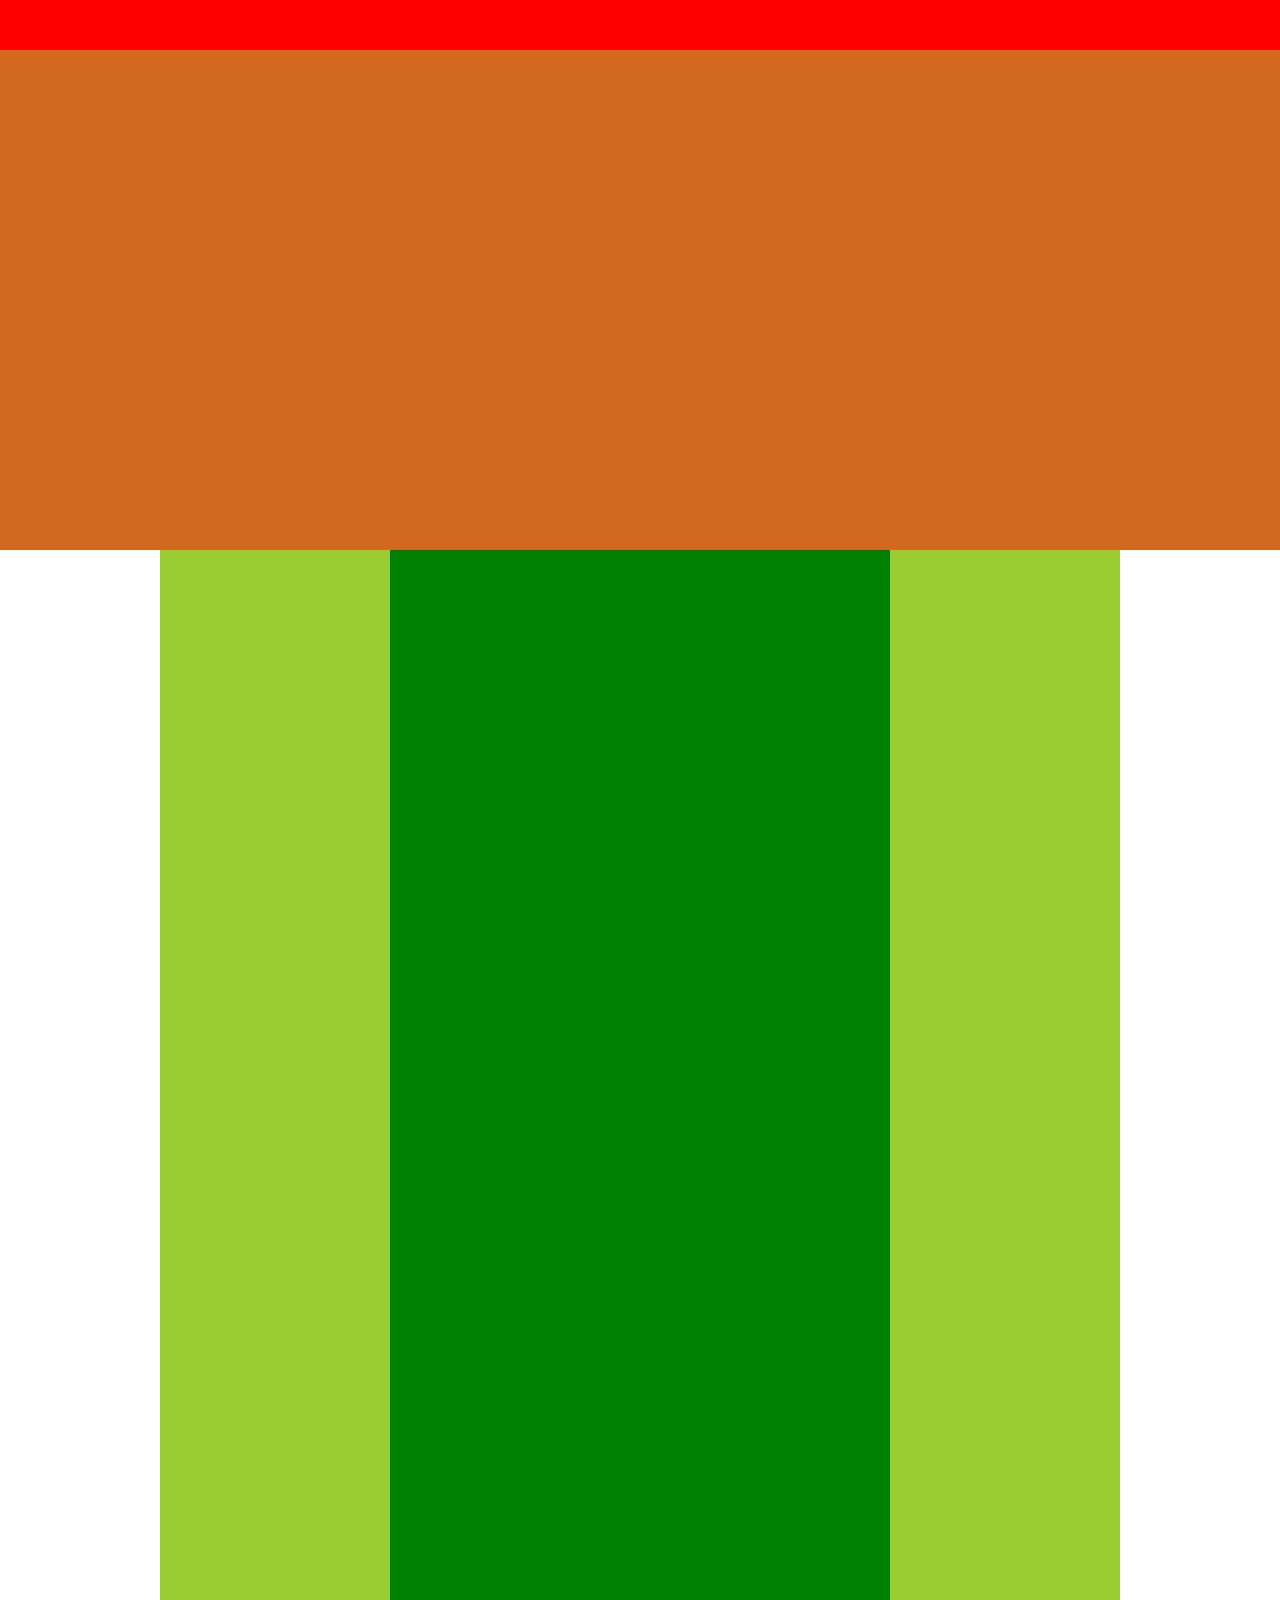
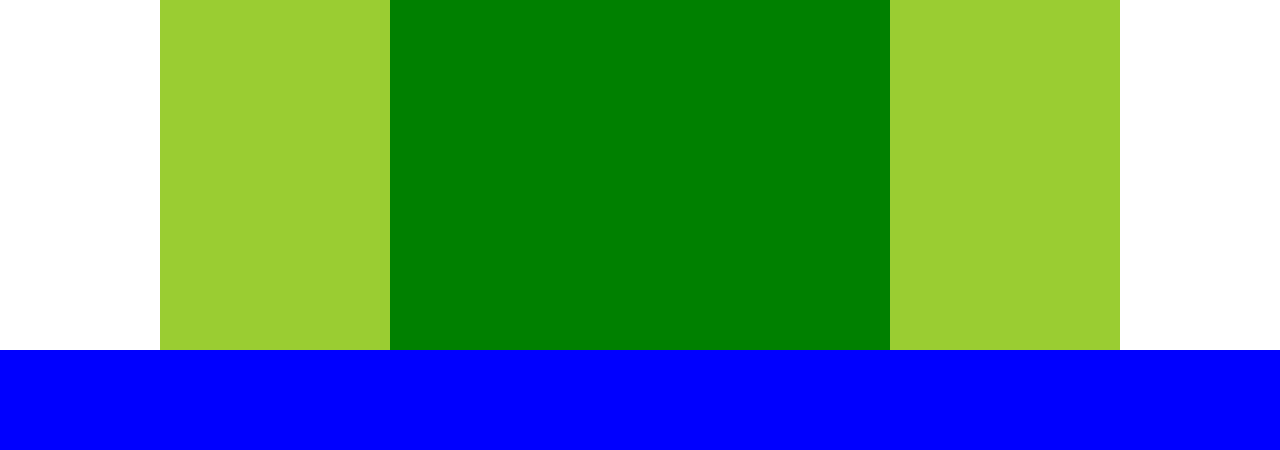
<file: 1-4/index.html>
<!DOCTYPE html>
<html lang="ja">
  <head>
    <meta charset="UTF-8"/>
    <link rel="stylesheet" href="style.css"/>
    <title>演習</title>
  </head>

  <body>

    <div class="header"></div>

    <div class="main-vi"></div>

    <div class="main">
      <div class="m1"></div>
      <div class="m2"></div>
      <div class="m3"></div>
    </div>

    <div class="footer"></div>

  </body>
</html>
</file>
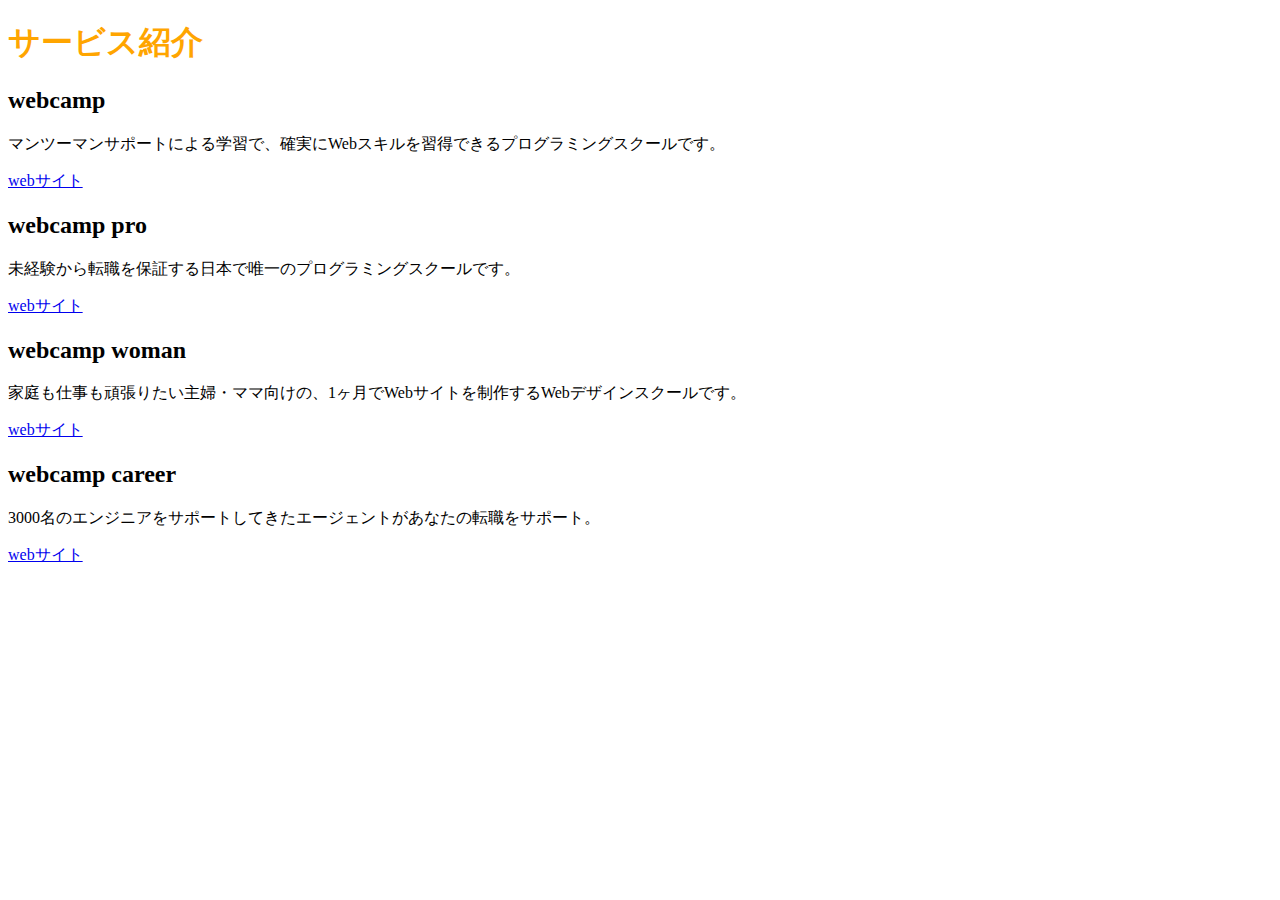
<file: 1-2/EN.html>
<!DOCTYPE html>
<html lang="jp">
  <head>
    <meta charset="UTF-8">
    <link rel="stylesheet" href="EN.css">
    <title>演習2</title>
  </head>

  <body>
    <h1>サービス紹介</h1>
    <div>
      <h2>webcamp</h2>
      <p>マンツーマンサポートによる学習で、確実にWebスキルを習得できるプログラミングスクールです。</p>
      <a href="EN.html">webサイト</a>
    </div>

    <div>
      <h2>webcamp pro</h2>
      <p>未経験から転職を保証する日本で唯一のプログラミングスクールです。</p>
      <a href="EN.html">webサイト</a>
    </div>

    <div>
      <h2>webcamp woman</h2>
      <p>家庭も仕事も頑張りたい主婦・ママ向けの、1ヶ月でWebサイトを制作するWebデザインスクールです。</p>
      <a href="EN.html">webサイト</a>
    </div>

    <div>
      <h2>webcamp career</h2>
      <p>3000名のエンジニアをサポートしてきたエージェントがあなたの転職をサポート。</p>
      <a href="EN.html">webサイト</a>
    </div>
  </body>
</html>
</file>
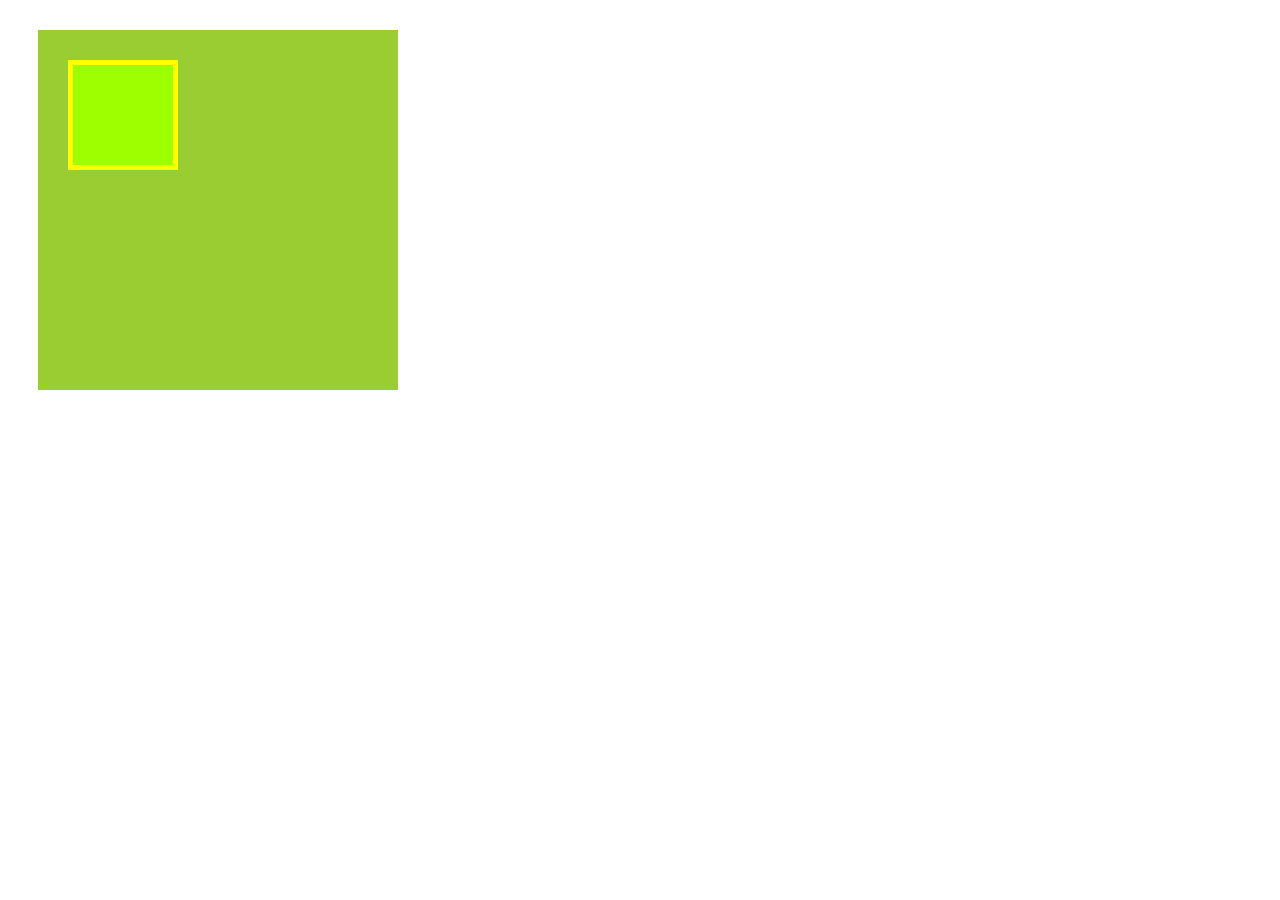
<file: 1-3/box.html>
<!DOCTYPE html>
<html lang="ja">

  <head>
    <meta charset="UTF-8">
    <title>BOX</title>
    <link rel="stylesheet" href="box.css">
  </head>

  <body>
    <div class="box1">
      <div class="box2"></div>
    </div>
  </body>
</html>
</file>
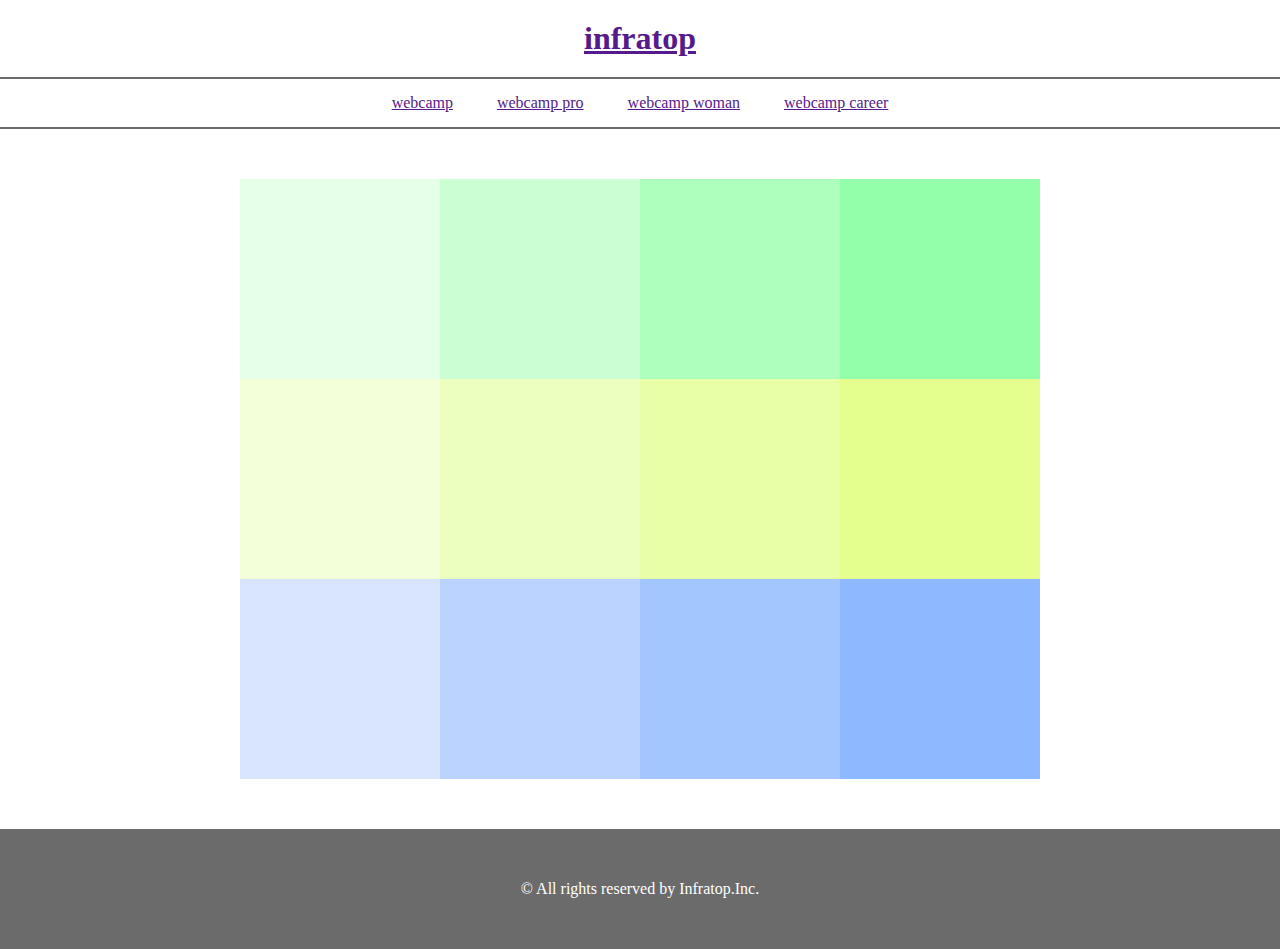
<file: 1-5/EN.html>
<!DOCTYPE html>
<html lang="ja">
  <head>
    <meta charset="UTF-8">
    <link rel="stylesheet" href="EN.css">
    <title>演習</title>
  </head>

  <body>
    <header>
      <h1 class="headh"><a href="">infratop</a></h1>

      <nav class="nav">
        <ul class="list">
          <li class="list-item"><a href="">webcamp</a></li>
          <li class="list-item"><a href="">webcamp pro</a></li>
          <li class="list-item"><a href="">webcamp woman</a></li>
          <li class="list-item"><a href="">webcamp career</a></li>
        </ul>
      </nav>
    </header>

    <main>
      <div class="box1">
        <div class="b1-1"></div>
        <div class="b1-2"></div>
        <div class="b1-3"></div>
        <div class="b1-4"></div>
      </div>

      <div class="box2">
        <div class="b2-1"></div>
        <div class="b2-2"></div>
        <div class="b2-3"></div>
        <div class="b2-4"></div>
      </div>

      <div class="box3">
        <div class="b3-1"></div>
        <div class="b3-2"></div>
        <div class="b3-3"></div>
        <div class="b3-4"></div>
      </div>

    </main>

    <footer>
      <p class="footer-text">© All rights reserved by Infratop.Inc.</p>
    </footer>
  </body>
</html>
</file>
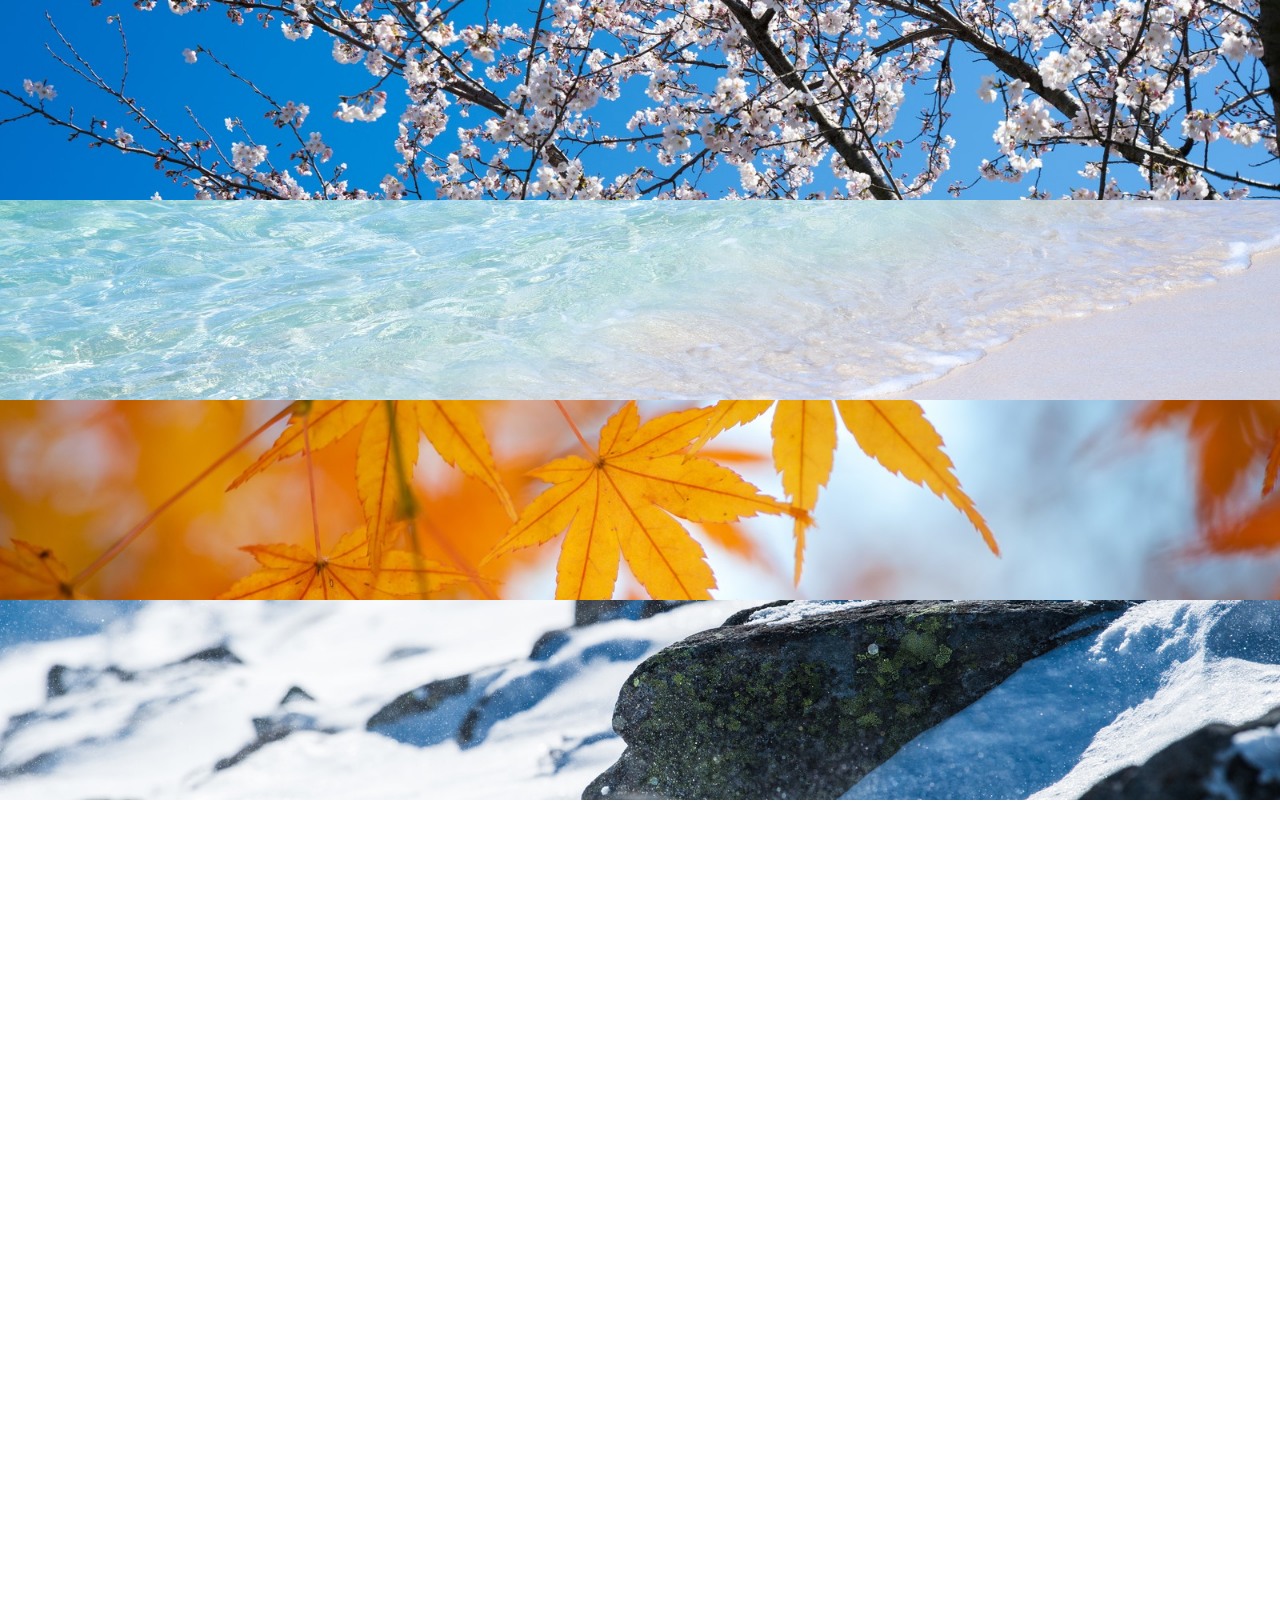
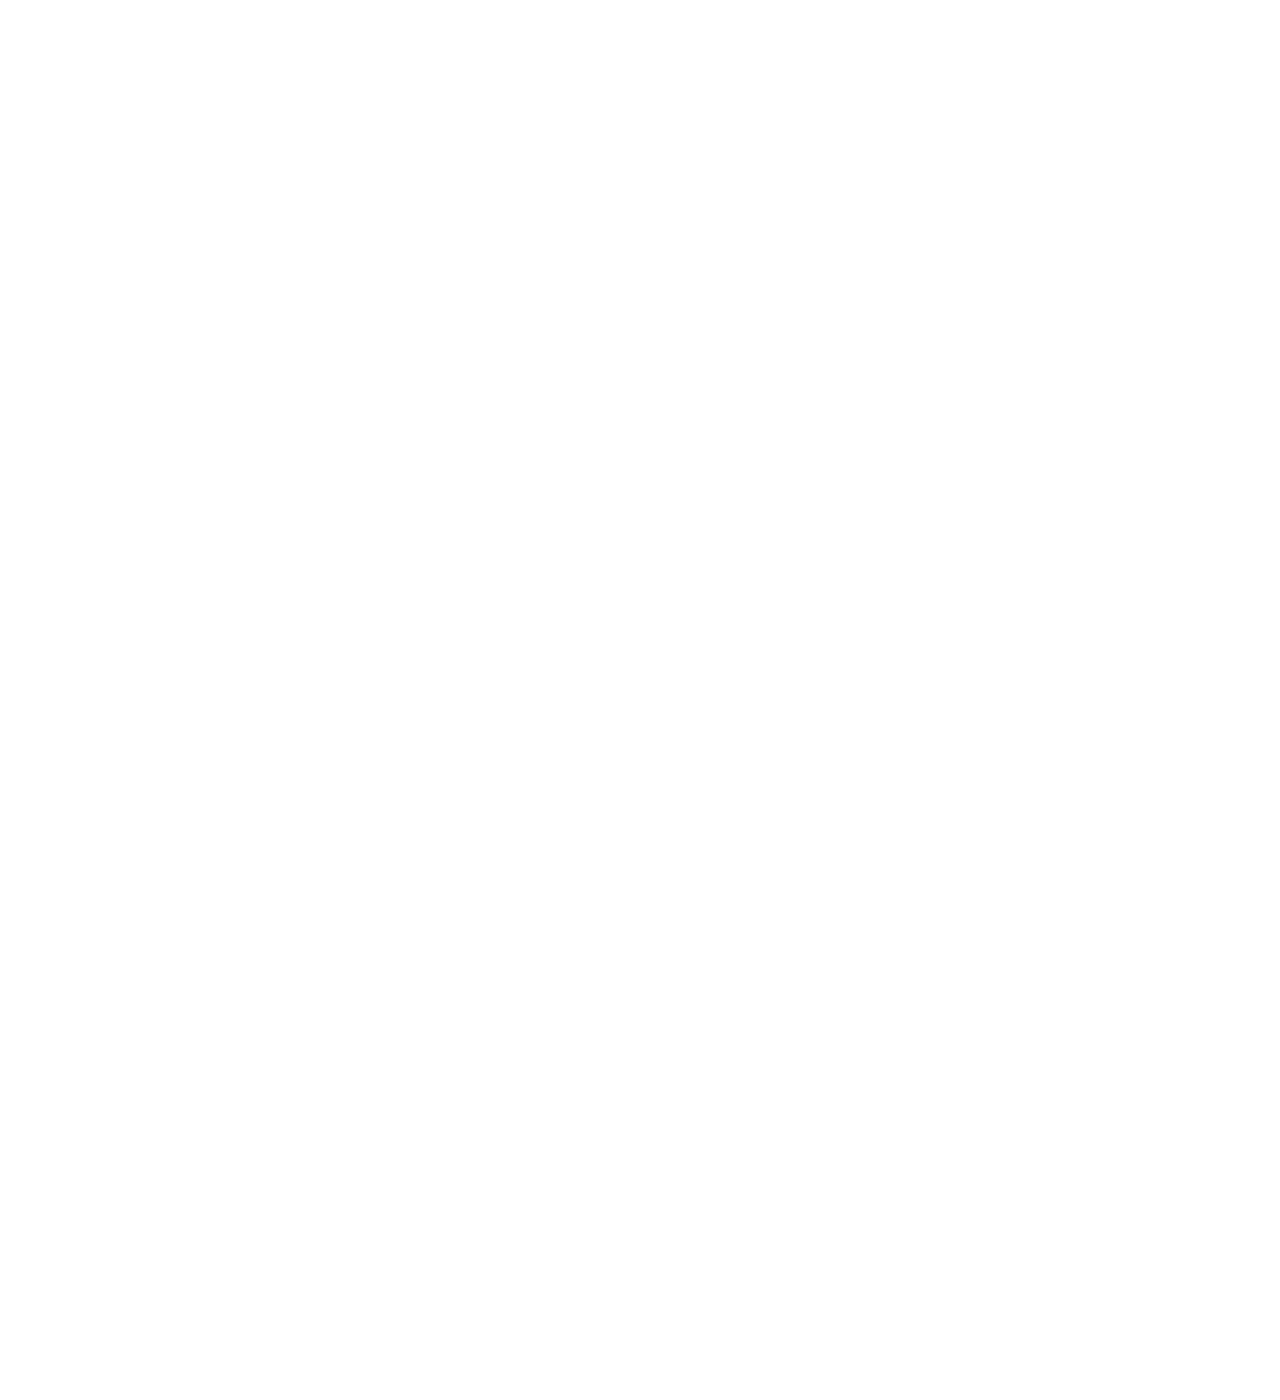
<file: 1-6/EN.html>
<!DOCTYPE html>
<html lang="jp">
<head>
  <meta charset="UTF-8">
  <title>演習2</title>
  <link rel="stylesheet" href="EN.css">
</head>

<main class="main-img">
  <div class="all">
    <div class="img1"></div>
    <div class="img2"></div>
    <div class="img3"></div>
    <div class="img4"></div>
  </div>

</main>
</html>
</file>
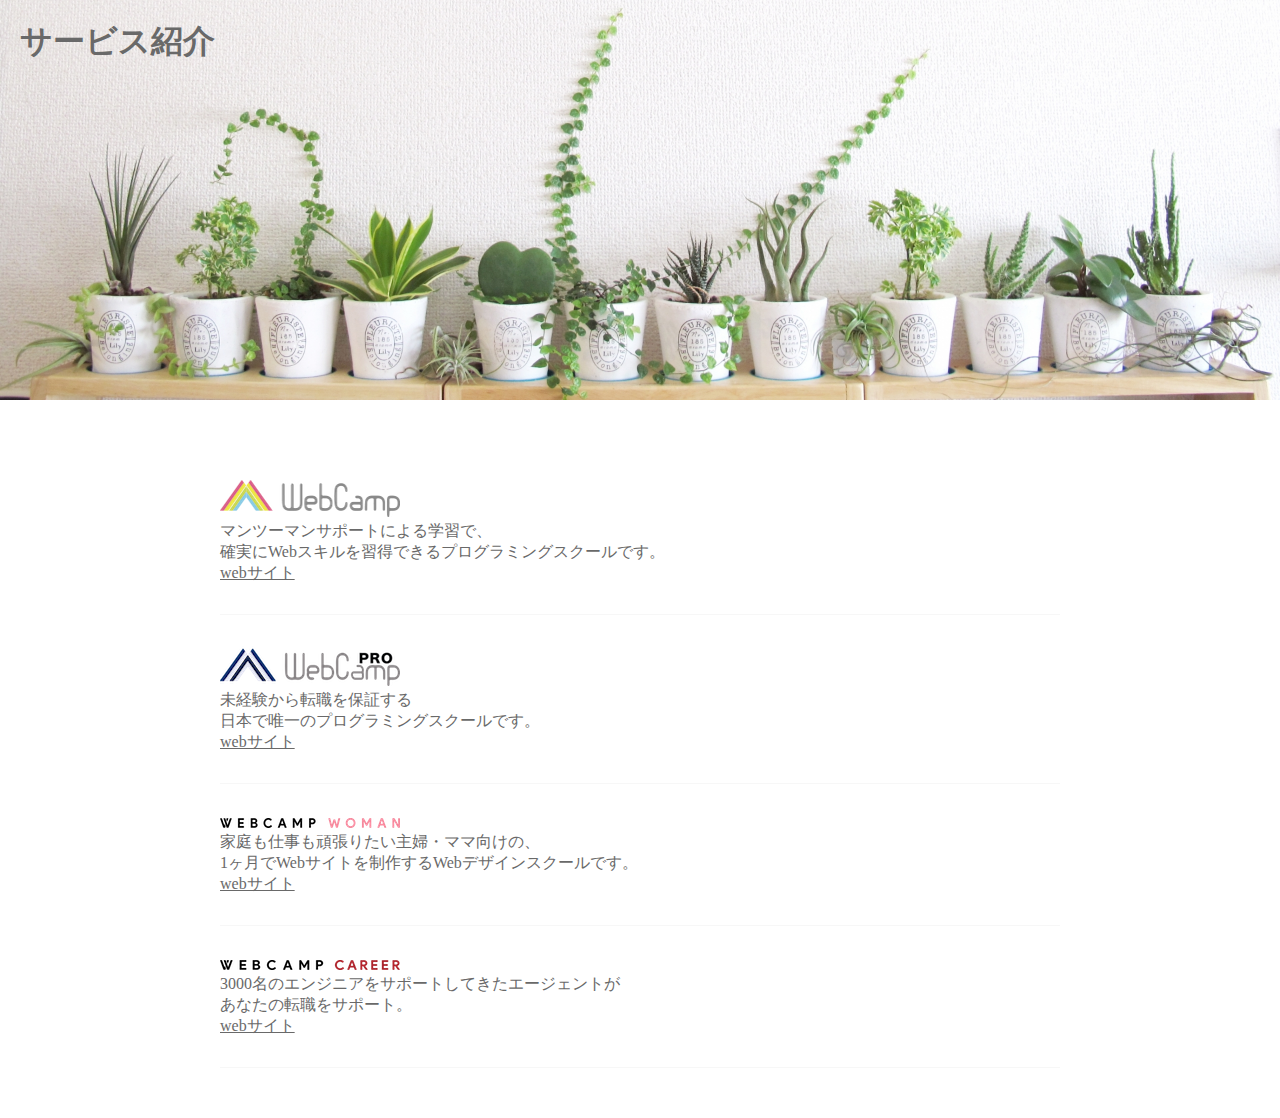
<file: 1-7/EN.html>
<!DOCTYPE html>
<html lang="jp">
  <head>
    <meta charset="UTF-8">
    <link rel="stylesheet" href="EN.css">
    <title>7章演習</title>
  </head>

  <body>
    <div class="str">
      <h1 class="sr-title">サービス紹介</h1>
    </div>

    <main>
      <section class="explan">
        <h1></h1>
        <div class="exp-item">
          <img class="exp-img" src="img/wc-logo.png">
          <p class="exp-text">
            マンツーマンサポートによる学習で、<br>
            確実にWebスキルを習得できるプログラミングスクールです。
          </p>
          <a href="">webサイト</a>
        </div>

        <div class="exp-item">
          <img class="exp-img" src="img/wcp-logo.png">
          <p class="exp-text">
            未経験から転職を保証する<br>
            日本で唯一のプログラミングスクールです。
          </p>
          <a href="">webサイト</a>
        </div>

        <div class="exp-item">
          <img class="exp-img" src="img/wcw-logo.png">
          <p class="exp-text">
            家庭も仕事も頑張りたい主婦・ママ向けの、<br>
            1ヶ月でWebサイトを制作するWebデザインスクールです。
          </p>
          <a href="">webサイト</a>
        </div>

        <div class="exp-item">
          <img class="exp-img" src="img/wcc-logo.png">
          <p class="exp-text">
            3000名のエンジニアをサポートしてきたエージェントが<br>
            あなたの転職をサポート。
          </p>
          <a href="">webサイト</a>
        </div>
      </section>
    </main>
  </body>
</html>
</file>
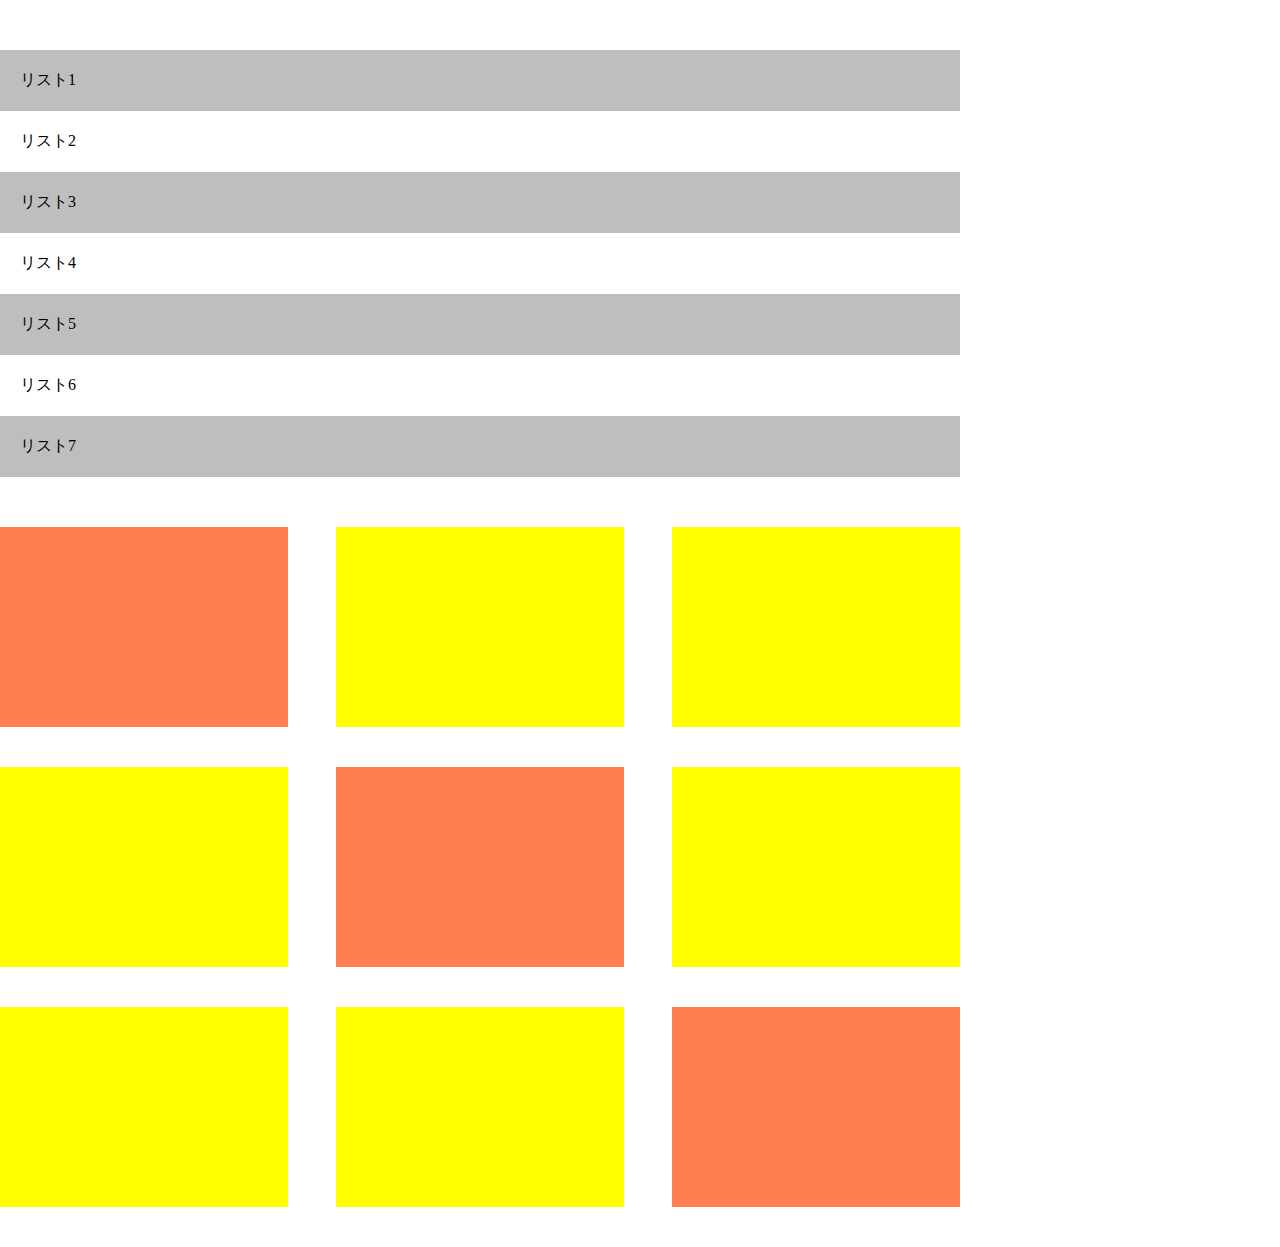
<file: 1-8/EN.html>
<!DOCTYPE html>
<html lang="jp">
  <head>
    <meta charset="UTF-8">
    <link rel="stylesheet" href="EN.css">
    <title>演習8</title>
  </head>

  <body>
    <div class="all-box">
        <ul class="list-box">
          <li class="list-text">リスト1</li>
          <li class="list-text">リスト2</li>
          <li class="list-text">リスト3</li>
          <li class="list-text">リスト4</li>
          <li class="list-text">リスト5</li>
          <li class="list-text">リスト6</li>
          <li class="list-text">リスト7</li>
        </ul>
      </div>

      <div class="color-box">
        <div class="cbr"></div>
        <div class="cbr"></div>
        <div class="cbr"></div>
        <div class="cbr"></div>
        <div class="cbr"></div>
        <div class="cbr"></div>
        <div class="cbr"></div>
        <div class="cbr"></div>
        <div class="cbr"></div>
      </div>
    </div>
  </body>
</html>
</file>
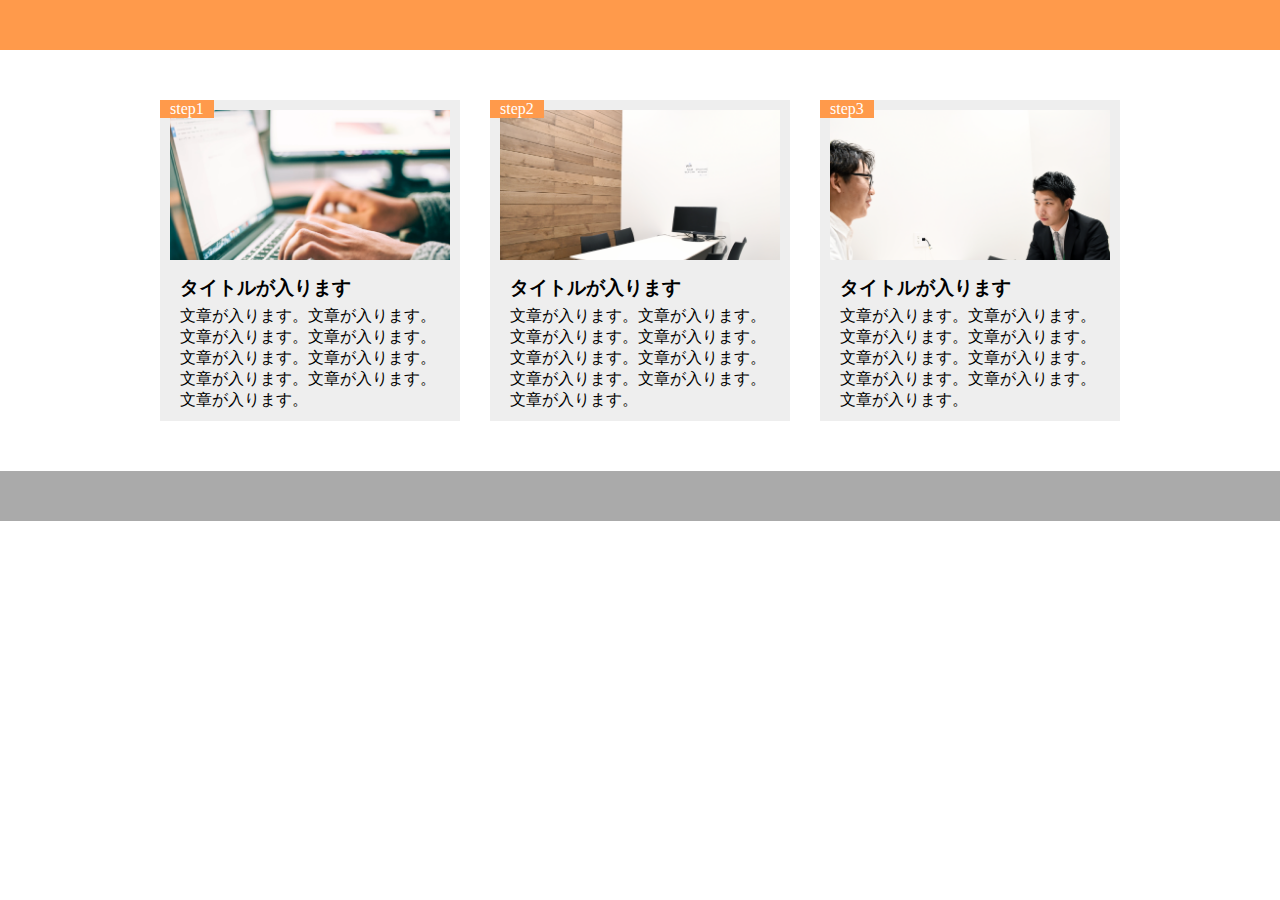
<file: 1-9/EN.html>
<!DOCTYPE html>
<html lang="jp">
  <head>
    <meta charset="UTF-8">
    <link rel="stylesheet" href="EN.css">
    <title>演習9</title>
  </head>

  <body>
    <header></header>

    <main>
      <div class="main-box">
        <p class="step-m">step1</p>
        <div class="image-1"></div>
        <h3 class="text-ti">タイトルが入ります</h3>
        <p class="explanation">文章が入ります。文章が入ります。文章が入ります。文章が入ります。文章が入ります。文章が入ります。文章が入ります。文章が入ります。文章が入ります。</p>
      </div>

      <div class="main-box">
        <p class="step-m">step2</p>
        <div class="image-2"></div>
        <h3 class="text-ti">タイトルが入ります</h3>
        <p class="explanation">文章が入ります。文章が入ります。文章が入ります。文章が入ります。文章が入ります。文章が入ります。文章が入ります。文章が入ります。文章が入ります。</p>
      </div>

      <div class="main-box">
        <p class="step-m">step3</p>
        <div class="image-3"></div>
        <h3 class="text-ti">タイトルが入ります</h3>
        <p class="explanation">文章が入ります。文章が入ります。文章が入ります。文章が入ります。文章が入ります。文章が入ります。文章が入ります。文章が入ります。文章が入ります。</p>
      </div>
    </main>

    <footer></footer>
  </body>
</html>
</file>
<file: 1-4/style.css>
* {
  margin: 0;
  padding: 0;
  box-sizing: border-box;
}

.header {
  width: 100%;
  height: 50px;
  background-color: red;
}

.main-vi {
  width: 100%;
  height: 500px;
  background-color: chocolate;
}

.main {
  width: 960px;
  margin: 0 auto;
  display: flex;
  justify-content: center;
}

.m1 {
  width: 230px;
  height: 1400px;
  background-color: yellowgreen;
}

.m2 {
  width: 500px;
  height: 1400px;
  background-color: green;
}

.m3 {
  width: 230px;
  height: 1400px;
  background-color: yellowgreen;
}

.footer {
  width: 100%;
  height: 100px;
  background-color: blue;
}
</file>
<file: 1-2/EN.css>
h1 {
  color: orange;
}
</file>
<file: 1-3/box.css>
.box1 {
  width: 300px;
  height: 300px;
  background-color: yellowgreen;
  margin: 30px;
  padding: 30px;
}

.box2 {
  width: 100px;
  height: 100px;
  background-color: rgb(157, 255, 0);
  border: 5px solid yellow;
}
</file>
<file: 1-5/EN.css>
* {
  margin: 0;
  padding: 0;
  box-sizing: border-box;
}

.headh {
  padding: 20px 0;
  border-bottom: 2px solid;
  border-color: #6c6b6b;
  text-align: center;
}

.list {
  text-align: center;
  border-bottom: 2px solid;
  border-color: #6c6b6b;
}

.list-item {
  display: inline-block;
  padding: 15px 20px;
}

main {
  width: 100%;
  height: 700px;
}

.box1 {
  padding-top: 50px;
  display: flex;
  justify-content: center;
}

.b1-1 {
  width: 200px;
  height: 200px;
  background-color: #e6ffe9;
}

.b1-2 {
  width: 200px;
  height: 200px;
  background-color: #cbffd3;
}

.b1-3 {
  width: 200px;
  height: 200px;
  background-color: #aeffbd;
}

.b1-4 {
  width: 200px;
  height: 200px;
  background-color: #93ffab;
}

.box2 {
  display: flex;
  justify-content: center;
}

.b2-1 {
  width: 200px;
  height: 200px;
  background-color: #f3ffd8;
}

.b2-2 {
  width: 200px;
  height: 200px;
  background-color: #edffbe;
}

.b2-3 {
  width: 200px;
  height: 200px;
  background-color: #e9ffa5;
}

.b2-4 {
  width: 200px;
  height: 200px;
  background-color: #e4ff8d;
}

.box3 {
  padding-bottom: 50px;
  display: flex;
  justify-content: center;
}

.b3-1 {
  width: 200px;
  height: 200px;
  background-color: #d9e5ff;
}

.b3-2 {
  width: 200px;
  height: 200px;
  background-color: #bad3ff;
}

.b3-3 {
  width: 200px;
  height: 200px;
  background-color: #a4c6ff;
}

.b3-4 {
  width: 200px;
  height: 200px;
  background-color: #8eb8ff;
}

footer {
  width: 100%;
  height: 120px;
  background-color: #6c6b6b;
  text-align: center;
  line-height: 120px;
}

.footer-text {
  color: #fff;
}
</file>
<file: 1-6/EN.css>
* {
  margin: 0;
  padding: 0;
  box-sizing: border-box;
}

.main-img {
  width: 100%;
  height: 3000px;
}

.all {
}

.img1 {
  width: 100%;
  height: 200px;
  background-image: url(img/box1.jpg);
  background-size: cover;
  background-position: center;
}

.img2 {
  width: 100%;
  height: 200px;
  background-image: url(img/box2.jpg);
  background-size: cover;
  background-position: center;
}

.img3 {
  width: 100%;
  height: 200px;
  background-image: url(img/box3.jpg);
  background-size: cover;
  background-position: center;
}

.img4 {
  width: 100%;
  height: 200px;
  background-image: url(img/box4.jpg);
  background-size: cover;
  background-position: center;
}
</file>
<file: 1-7/EN.css>
* {
  margin: 0;
  padding: 0;
  box-sizing: border-box;
  color: dimgray;
}

.str {
  width: 100%;
  height: 400px;
  background-image: url(img/mv.jpg);
  background-size: cover;
  background-position: bottom;
}

.sr-title {
  padding: 20px;
}

main {
  width: 840px;
  margin: 50px auto;
}

.exp-item {
  padding: 30px 0;
  border-bottom: 1px solid #f7f7f7;
  justify-content: start;
}
</file>
<file: 1-8/EN.css>
* {
  margin: 0;
  padding: 0;
  box-sizing: border-box;
}

.all-box {
  width: 960px;
  width: 50% auto;
}

.list-box {
  list-style: none;
  padding: 50px 0;
}

.list-text {
  padding: 20px;
}

.list-text:nth-child(odd) {
  background-color: rgb(190, 190, 190);
}

.color-box {
  width: 960px;
  display: flex;
  flex-wrap: wrap;
}

.cbr {
  width: 30%;
  height: 200px;
  margin-bottom: 40px;
  margin-right: 5%;
  background-color: yellow;
}

.cbr:nth-child(3n) {
  margin-right: 0;
}

.cbr:first-child,
.cbr:nth-child(5),
.cbr:last-child {
  background-color: coral;
}
</file>
<file: 1-9/EN.css>
* {
  margin: 0;
  padding: 0;
  box-sizing: border-box;
}

body {
  width: 100%;
}

header {
  height: 50px;
  background-color: #ff9a4b;
}

main {
  display: flex;
  justify-content: center;
}

.main-box {
  width: 300px;
  padding: 10px;
  margin: 50px 15px;
  background-color: #eeeeee;
  position: relative;
}

.step-m {
  position: absolute;
  top: 0;
  left: 0;
  z-index: 1;
  color: #fff;
  background-color: #ff9a4b;
}

.image-1 {
  width: 280px;
  height: 150px;
  background-image: url(img/flow01.png);
  background-size: cover;
  position: relative;
}

.image-2 {
  width: 280px;
  height: 150px;
  background-image: url(img/flow02.png);
  background-size: cover;
}

.image-3 {
  width: 280px;
  height: 150px;
  background-image: url(img/flow03.png);
  background-size: cover;
}

.main-box h3 {
  padding-top: 15px;
  padding-bottom: 5px;
  padding-left: 10px;
}

.main-box p {
  padding: 0 10px;
}

footer {
  height: 50px;
  background-color: #aaaaaa;
}
</file>
